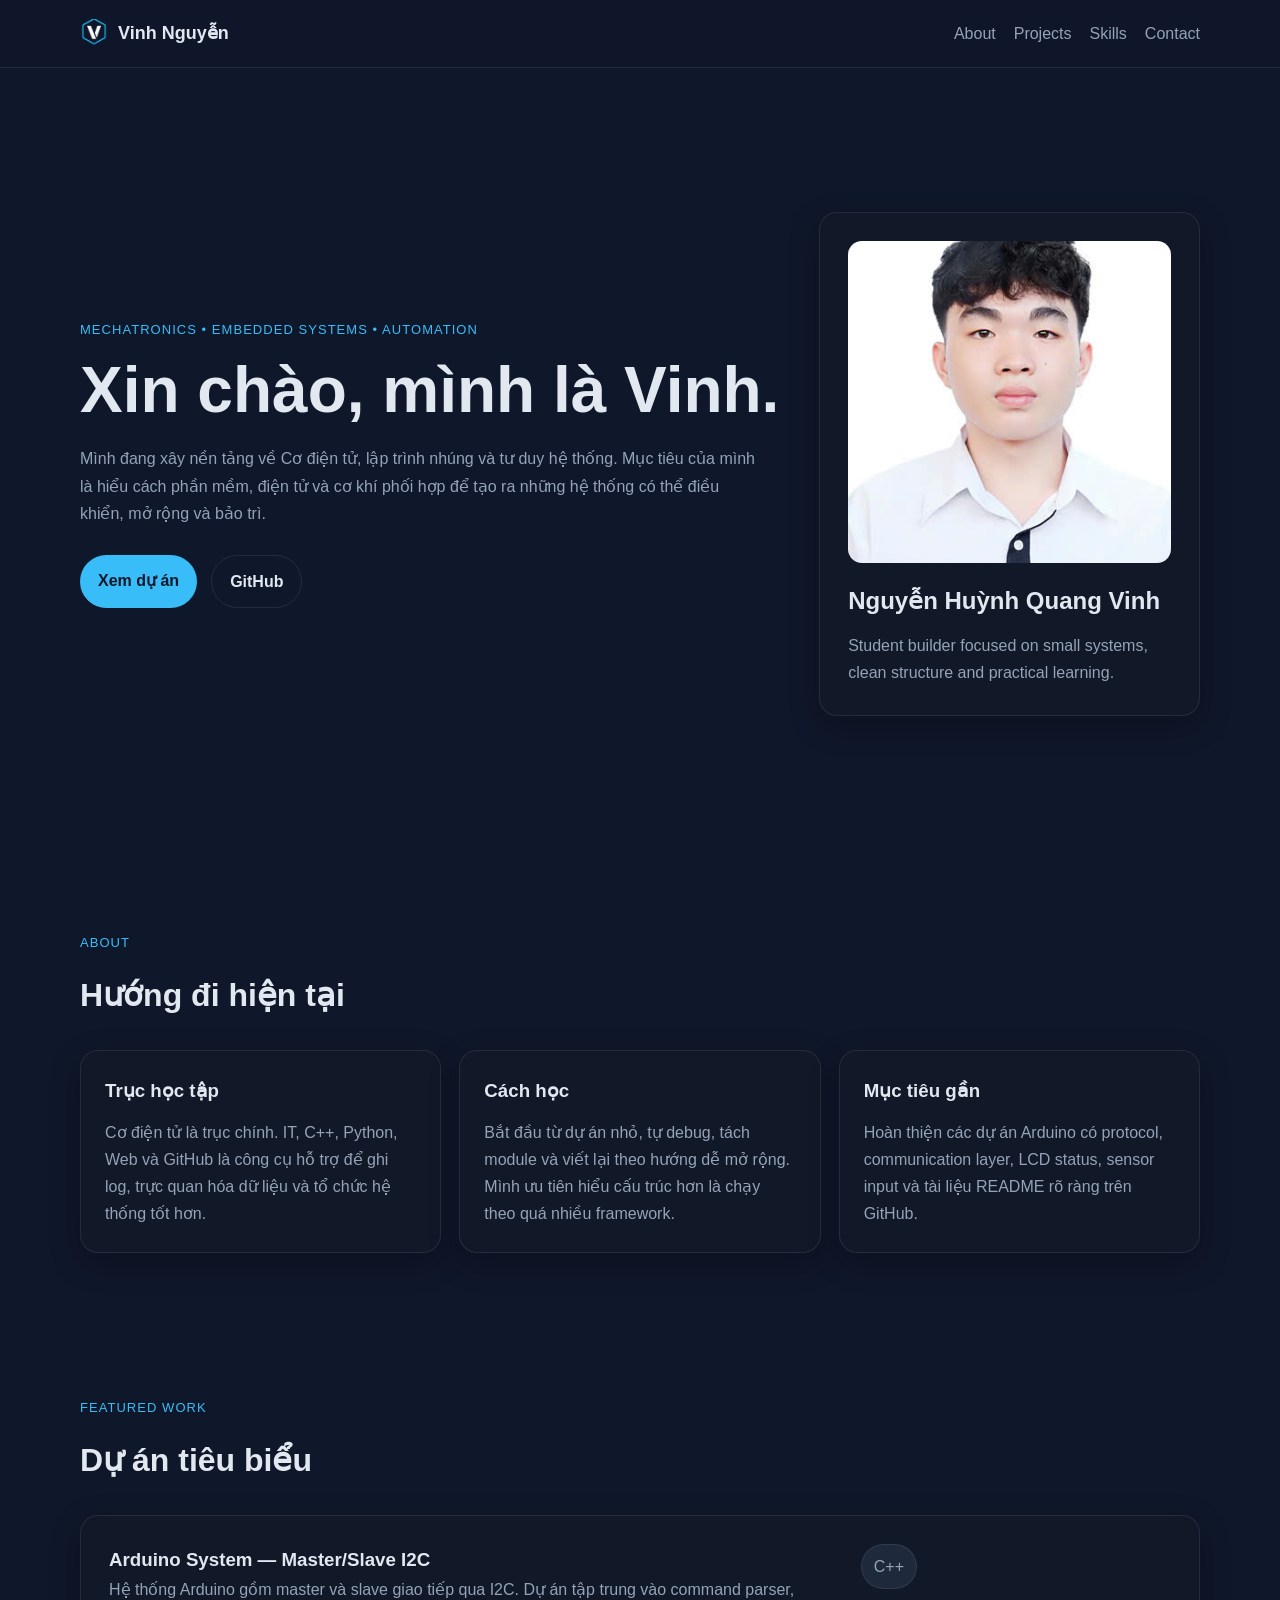
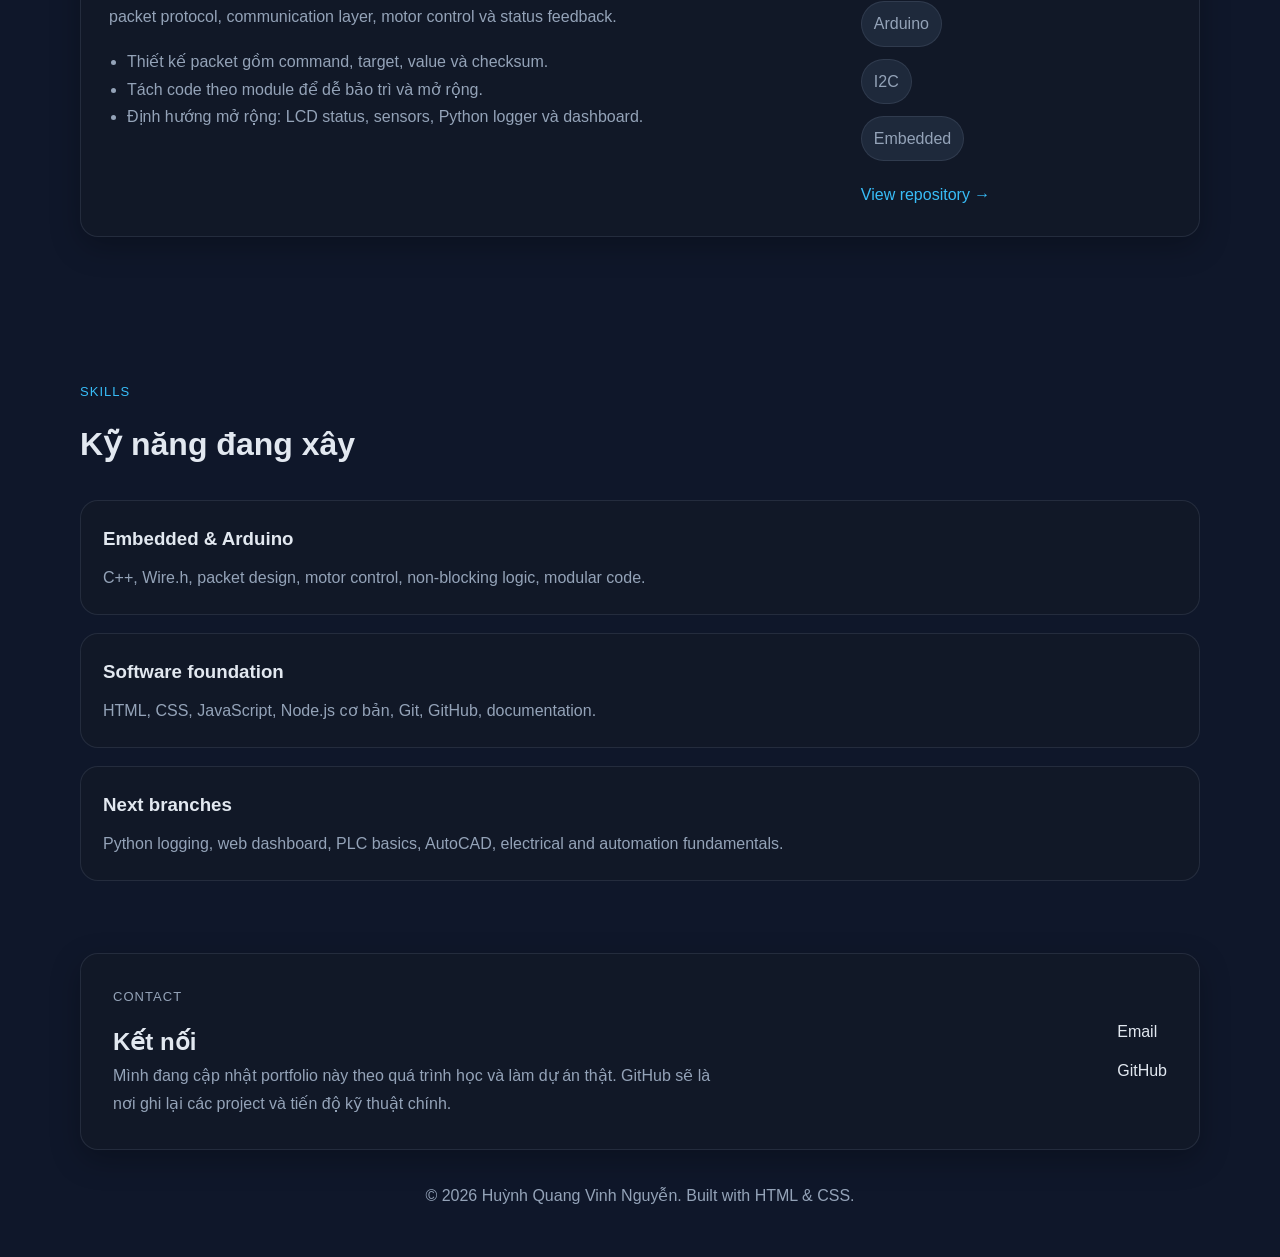
<file: index.html>
﻿<!DOCTYPE html>
<html lang="vi">
<head>
    <meta charset="UTF-8">
    <meta name="viewport" content="width=device-width, initial-scale=1.0">
    <meta name="description" content="Portfolio của Nguyễn Huỳnh Quang Vinh - định hướng Cơ điện tử, Embedded Systems và Automation.">

    <title>Nguyễn Huỳnh Quang Vinh | Mechatronics & Embedded Systems</title>

    <meta name="title" content="Vinh Nguyen | Mechatronics & Embedded Systems">
    <meta property="og:type" content="website">
    <meta property="og:url" content="https://hqvinh-nguyen.github.io/">
    <meta property="og:title" content="Vinh Nguyen | Mechatronics & Embedded Systems">
    <meta property="og:description" content="Portfolio focused on embedded systems, Arduino projects, automation and system building.">
    <meta property="og:image" content="https://hqvinh-nguyen.github.io/pictures/social-preview.png?v=3">
    
    <link rel="stylesheet" href="style.css">
    <link rel="shortcut icon" type="image/x-icon" href="pictures/favicon.ico?v=2">
</head>
<body>
    <header class="site-header">
        <nav class="nav container" aria-label="Main navigation">
            <a class="brand" href="#top">
                <img src="/pictures/favicon-32x32.png" alt="Logo">
                <span>Vinh Nguyễn</span>
            </a>
            <div class="nav-links">
                <a href="#about">About</a>
                <a href="#projects">Projects</a>
                <a href="#skills">Skills</a>
                <a href="#contact">Contact</a>
            </div>
        </nav>
    </header>

    <main id="top">
        <section class="hero container">
            <div class="hero-content">
                <p class="eyebrow">Mechatronics • Embedded Systems • Automation</p>
                <h1>Xin chào, mình là Vinh.</h1>
                <p class="hero-text">
                    Mình đang xây nền tảng về Cơ điện tử, lập trình nhúng và tư duy hệ thống.
                    Mục tiêu của mình là hiểu cách phần mềm, điện tử và cơ khí phối hợp để tạo ra
                    những hệ thống có thể điều khiển, mở rộng và bảo trì.
                </p>
                <div class="hero-actions">
                    <a class="btn primary" href="#projects">Xem dự án</a>
                    <a class="btn secondary" href="https://github.com/hqvinh-nguyen" target="_blank" rel="noopener">GitHub</a>
                </div>
            </div>
            <div class="profile-card" aria-label="Profile summary">
                <img src="pictures/profile.jpg" alt="Ảnh đại diện của Vinh" class="profile-img">
                <h2>Nguyễn Huỳnh Quang Vinh</h2>
                <p>Student builder focused on small systems, clean structure and practical learning.</p>
            </div>
        </section>

        <section id="about" class="section container">
            <div class="section-heading">
                <p class="eyebrow">About</p>
                <h2>Hướng đi hiện tại</h2>
            </div>
            <div class="content-grid">
                <article class="card">
                    <h3>Trục học tập</h3>
                    <p>
                        Cơ điện tử là trục chính. IT, C++, Python, Web và GitHub là công cụ hỗ trợ
                        để ghi log, trực quan hóa dữ liệu và tổ chức hệ thống tốt hơn.
                    </p>
                </article>
                <article class="card">
                    <h3>Cách học</h3>
                    <p>
                        Bắt đầu từ dự án nhỏ, tự debug, tách module và viết lại theo hướng dễ mở rộng.
                        Mình ưu tiên hiểu cấu trúc hơn là chạy theo quá nhiều framework.
                    </p>
                </article>
                <article class="card">
                    <h3>Mục tiêu gần</h3>
                    <p>
                        Hoàn thiện các dự án Arduino có protocol, communication layer, LCD status,
                        sensor input và tài liệu README rõ ràng trên GitHub.
                    </p>
                </article>
            </div>
        </section>

        <section id="projects" class="section container">
            <div class="section-heading">
                <p class="eyebrow">Featured work</p>
                <h2>Dự án tiêu biểu</h2>
            </div>
            <article class="project-card">
                <div>
                    <h3>Arduino System — Master/Slave I2C</h3>
                    <p>
                        Hệ thống Arduino gồm master và slave giao tiếp qua I2C. Dự án tập trung vào
                        command parser, packet protocol, communication layer, motor control và status feedback.
                    </p>
                    <ul class="project-points">
                        <li>Thiết kế packet gồm command, target, value và checksum.</li>
                        <li>Tách code theo module để dễ bảo trì và mở rộng.</li>
                        <li>Định hướng mở rộng: LCD status, sensors, Python logger và dashboard.</li>
                    </ul>
                </div>
                <div class="project-meta">
                    <span>C++</span>
                    <span>Arduino</span>
                    <span>I2C</span>
                    <span>Embedded</span>
                    <a class="text-link" href="https://github.com/hqvinh-nguyen/Arduino-System" target="_blank" rel="noopener">View repository →</a>
                </div>
            </article>
        </section>

        <section id="skills" class="section container">
            <div class="section-heading">
                <p class="eyebrow">Skills</p>
                <h2>Kỹ năng đang xây</h2>
            </div>
            <div class="skill-list">
                <div>
                    <h3>Embedded & Arduino</h3>
                    <p>C++, Wire.h, packet design, motor control, non-blocking logic, modular code.</p>
                </div>
                <div>
                    <h3>Software foundation</h3>
                    <p>HTML, CSS, JavaScript, Node.js cơ bản, Git, GitHub, documentation.</p>
                </div>
                <div>
                    <h3>Next branches</h3>
                    <p>Python logging, web dashboard, PLC basics, AutoCAD, electrical and automation fundamentals.</p>
                </div>
            </div>
        </section>

        <section id="contact" class="section container contact-section">
            <div>
                <p class="eyebrow">Contact</p>
                <h2>Kết nối</h2>
                <p>
                    Mình đang cập nhật portfolio này theo quá trình học và làm dự án thật.
                    GitHub sẽ là nơi ghi lại các project và tiến độ kỹ thuật chính.
                </p>
            </div>
            <div class="contact-links">
                <a href="mailto:hquangvinh.nguyen@gmail.com">Email</a>
                <a href="https://github.com/hqvinh-nguyen" target="_blank" rel="noopener">GitHub</a>
            </div>
        </section>
    </main>

    <footer class="site-footer">
        <p>© 2026 Huỳnh Quang Vinh Nguyễn. Built with HTML & CSS.</p>
    </footer>
</body>
</html>
</file>
<file: style.css>
﻿:root {
    --bg: #0f172a;
    --surface: #111827;
    --surface-light: #1e293b;
    --text: #e2e8f0;
    --muted: #94a3b8;
    --accent: #38bdf8;
    --border: rgba(148, 163, 184, 0.15);
    --radius: 18px;
    --shadow: 0 10px 30px rgba(0, 0, 0, 0.25);
    --max-width: 1120px;
}

* {
    margin: 0;
    padding: 0;
    box-sizing: border-box;
}

html {
    scroll-behavior: smooth;
}

body {
    background: var(--bg);
    color: var(--text);
    font-family: Inter, Segoe UI, Roboto, sans-serif;
    line-height: 1.7;
}

img {
    max-width: 100%;
    display: block;
}

.container {
    width: min(var(--max-width), calc(100% - 32px));
    margin: 0 auto;
}

.site-header {
    position: sticky;
    top: 0;
    backdrop-filter: blur(12px);
    background: rgba(15, 23, 42, 0.8);
    border-bottom: 1px solid var(--border);
    z-index: 100;
}

.nav {
    display: flex;
    justify-content: space-between;
    align-items: center;
    padding: 18px 0;
}

.brand {
    color: var(--text);
    text-decoration: none;
    font-weight: 700;
    font-size: 18px;
}

.nav-links {
    display: flex;
    gap: 18px;
}

.nav-links a {
    color: var(--muted);
    text-decoration: none;
    transition: color 0.2s ease;
}

.nav-links a:hover {
    color: var(--text);
}

.hero {
    display: grid;
    grid-template-columns: 1.3fr 0.7fr;
    gap: 32px;
    align-items: center;
    min-height: 88vh;
}

.eyebrow {
    color: var(--accent);
    text-transform: uppercase;
    letter-spacing: 0.08em;
    font-size: 13px;
    margin-bottom: 14px;
}

.hero h1 {
    font-size: clamp(40px, 6vw, 64px);
    line-height: 1.1;
    margin-bottom: 20px;
}

.hero-text {
    color: var(--muted);
    max-width: 680px;
    margin-bottom: 28px;
}

.hero-actions {
    display: flex;
    gap: 14px;
    flex-wrap: wrap;
}

.btn {
    padding: 12px 18px;
    border-radius: 999px;
    text-decoration: none;
    font-weight: 600;
    transition: transform 0.2s ease;
}

.btn:hover {
    transform: translateY(-2px);
}

.primary {
    background: var(--accent);
    color: #0f172a;
}

.secondary {
    border: 1px solid var(--border);
    color: var(--text);
}

.profile-card,
.card,
.project-card,
.contact-section {
    background: var(--surface);
    border: 1px solid var(--border);
    border-radius: var(--radius);
    box-shadow: var(--shadow);
}

.profile-card {
    padding: 28px;
}

.profile-img {
    width: 100%;
    aspect-ratio: 1 / 1;
    object-fit: cover;
    border-radius: 14px;
    margin-bottom: 18px;
}

.profile-card h2 {
    margin-bottom: 10px;
}

.profile-card p {
    color: var(--muted);
}

.section {
    padding: 72px 0;
}

.section-heading {
    margin-bottom: 28px;
}

.section-heading h2 {
    font-size: 32px;
}

.content-grid {
    display: grid;
    grid-template-columns: repeat(auto-fit, minmax(240px, 1fr));
    gap: 18px;
}

.card {
    padding: 24px;
}

.card h3 {
    margin-bottom: 12px;
}

.card p {
    color: var(--muted);
}

.project-card {
    display: grid;
    grid-template-columns: 1.4fr 0.6fr;
    gap: 28px;
    padding: 28px;
}

.project-card p,
.project-points li {
    color: var(--muted);
}

.project-points {
    margin-top: 18px;
    padding-left: 18px;
}

.project-meta {
    display: flex;
    flex-direction: column;
    gap: 12px;
}

.project-meta span {
    width: fit-content;
    background: var(--surface-light);
    border: 1px solid var(--border);
    padding: 8px 12px;
    border-radius: 999px;
    color: var(--muted);
}

.text-link {
    margin-top: 8px;
    color: var(--accent);
    text-decoration: none;
}

.skill-list {
    display: grid;
    gap: 18px;
}

.skill-list div {
    background: var(--surface);
    border: 1px solid var(--border);
    border-radius: var(--radius);
    padding: 22px;
}

.skill-list h3 {
    margin-bottom: 10px;
}

.skill-list p {
    color: var(--muted);
}

.contact-section {
    padding: 32px;
    display: flex;
    justify-content: space-between;
    gap: 24px;
    align-items: center;
}

.contact-section p {
    color: var(--muted);
    max-width: 620px;
}

.contact-links {
    display: flex;
    flex-direction: column;
    gap: 12px;
}

.contact-links a {
    color: var(--text);
    text-decoration: none;
}

.site-footer {
    padding: 32px 16px 48px;
    text-align: center;
    color: var(--muted);
}

.brand {
    display: flex;
    align-items: center;
    gap: 10px;
}

.brand img {
    width: 28px;
    height: 28px;
}

@media (max-width: 860px) {
    .hero,
    .project-card,
    .contact-section {
        grid-template-columns: 1fr;
        display: grid;
    }

    .nav {
        flex-direction: column;
        gap: 12px;
    }

    .nav-links {
        flex-wrap: wrap;
        justify-content: center;
    }

    .hero {
        padding-top: 48px;
    }
}
</file>
